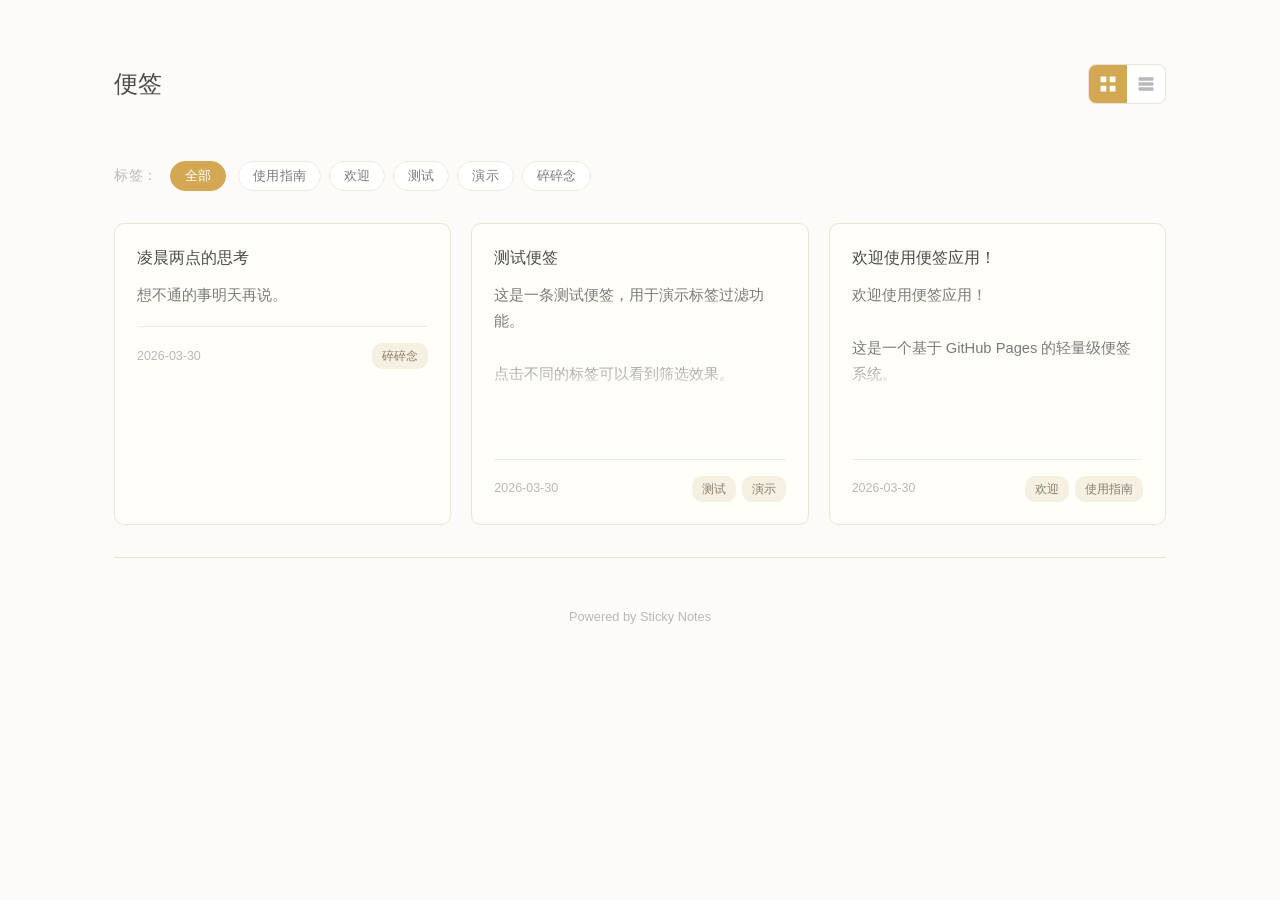
<file: index.html>
<!DOCTYPE html>
<html lang="zh-CN">
<head>
    <meta charset="UTF-8">
    <meta name="viewport" content="width=device-width, initial-scale=1.0">
    <title>我的便签</title>
    <link rel="stylesheet" href="css/main.css">
    <link rel="icon" href="assets/favicon.ico" type="image/x-icon">
</head>
<body>
    <div class="container">
        <!-- 头部 -->
        <header class="header">
            <h1>便签</h1>
            <div class="header-controls">
                <!-- 视图切换 -->
                <div class="view-toggle">
                    <button id="gridViewBtn" class="view-btn active" title="网格视图">
                        <svg width="20" height="20" viewBox="0 0 24 24" fill="currentColor">
                            <rect x="3" y="3" width="7" height="7" rx="1"/>
                            <rect x="14" y="3" width="7" height="7" rx="1"/>
                            <rect x="3" y="14" width="7" height="7" rx="1"/>
                            <rect x="14" y="14" width="7" height="7" rx="1"/>
                        </svg>
                    </button>
                    <button id="listViewBtn" class="view-btn" title="列表视图">
                        <svg width="20" height="20" viewBox="0 0 24 24" fill="currentColor">
                            <rect x="3" y="4" width="18" height="4" rx="1"/>
                            <rect x="3" y="10" width="18" height="4" rx="1"/>
                            <rect x="3" y="16" width="18" height="4" rx="1"/>
                        </svg>
                    </button>
                </div>
            </div>
        </header>

        <!-- 标签过滤栏 -->
        <div class="tags-bar">
            <span class="tags-label">标签：</span>
            <button class="tag-btn active" data-tag="all">全部</button>
            <div id="tagsContainer" class="tags-list">
                <!-- 标签按钮动态生成 -->
            </div>
        </div>

        <!-- 便签容器 -->
        <main id="notesContainer" class="notes-grid">
            <!-- 便签动态生成 -->
        </main>

        <!-- 空状态 -->
        <div id="emptyState" class="empty-state" style="display: none;">
            <p>暂无便签</p>
            <p class="hint">使用 <code>python scripts/add_note.py "内容"</code> 添加便签</p>
        </div>

        <!-- 页脚 -->
        <footer class="footer">
            <p>Powered by Sticky Notes</p>
        </footer>
    </div>

    <script src="js/renderer.js"></script>
    <script src="js/app.js"></script>
</body>
</html>
</file>
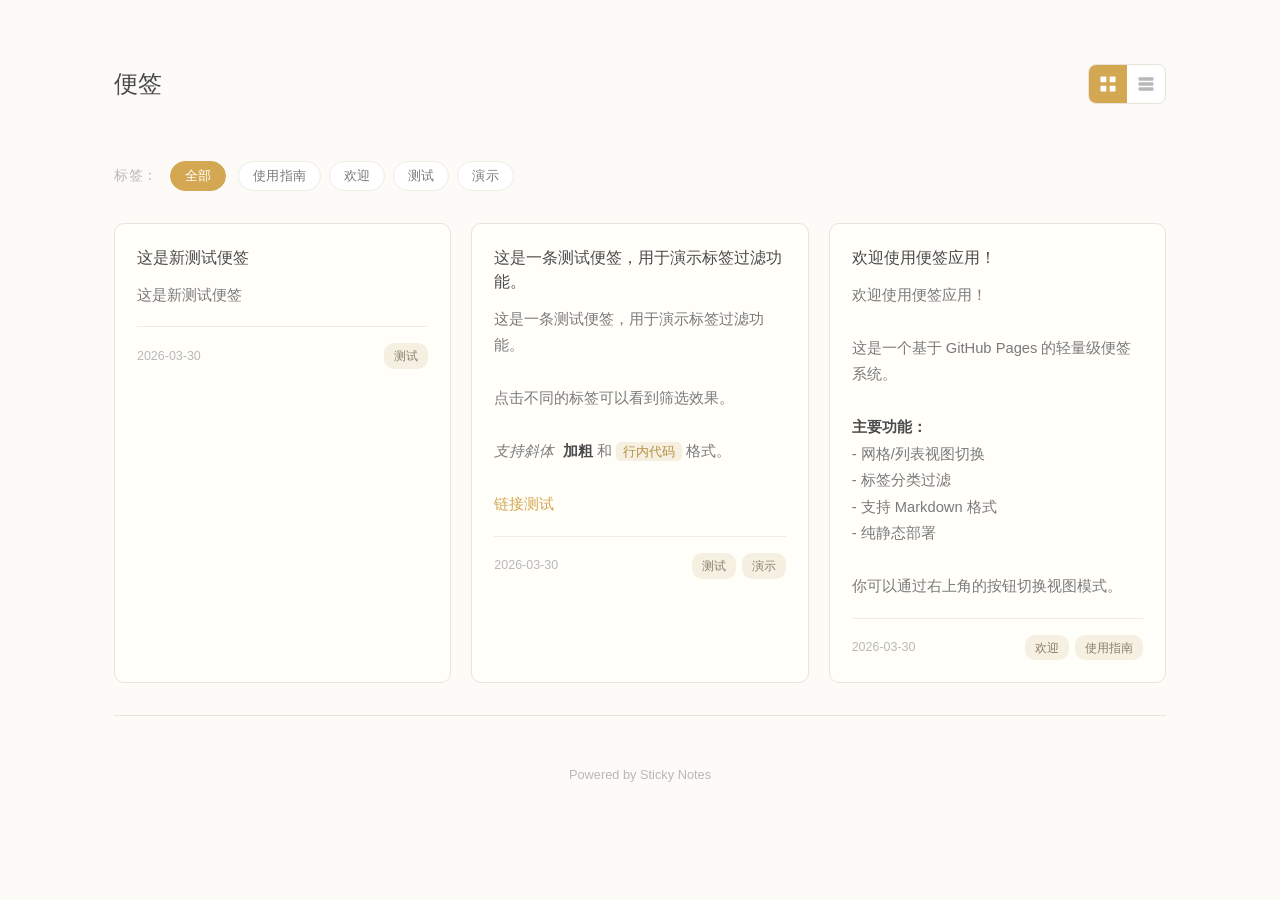
<file: src/index.html>
<!DOCTYPE html>
<html lang="zh-CN">
<head>
    <meta charset="UTF-8">
    <meta name="viewport" content="width=device-width, initial-scale=1.0">
    <title>我的便签</title>
    <link rel="stylesheet" href="css/main.css">
    <link rel="icon" href="../assets/favicon.ico" type="image/x-icon">
</head>
<body>
    <div class="container">
        <!-- 头部 -->
        <header class="header">
            <h1>便签</h1>
            <div class="header-controls">
                <!-- 视图切换 -->
                <div class="view-toggle">
                    <button id="gridViewBtn" class="view-btn active" title="网格视图">
                        <svg width="20" height="20" viewBox="0 0 24 24" fill="currentColor">
                            <rect x="3" y="3" width="7" height="7" rx="1"/>
                            <rect x="14" y="3" width="7" height="7" rx="1"/>
                            <rect x="3" y="14" width="7" height="7" rx="1"/>
                            <rect x="14" y="14" width="7" height="7" rx="1"/>
                        </svg>
                    </button>
                    <button id="listViewBtn" class="view-btn" title="列表视图">
                        <svg width="20" height="20" viewBox="0 0 24 24" fill="currentColor">
                            <rect x="3" y="4" width="18" height="4" rx="1"/>
                            <rect x="3" y="10" width="18" height="4" rx="1"/>
                            <rect x="3" y="16" width="18" height="4" rx="1"/>
                        </svg>
                    </button>
                </div>
            </div>
        </header>

        <!-- 标签过滤栏 -->
        <div class="tags-bar">
            <span class="tags-label">标签：</span>
            <button class="tag-btn active" data-tag="all">全部</button>
            <div id="tagsContainer" class="tags-list">
                <!-- 标签按钮动态生成 -->
            </div>
        </div>

        <!-- 便签容器 -->
        <main id="notesContainer" class="notes-grid">
            <!-- 便签动态生成 -->
        </main>

        <!-- 空状态 -->
        <div id="emptyState" class="empty-state" style="display: none;">
            <p>暂无便签</p>
            <p class="hint">使用 <code>python scripts/add_note.py "内容"</code> 添加便签</p>
        </div>

        <!-- 页脚 -->
        <footer class="footer">
            <p>Powered by Sticky Notes</p>
        </footer>
    </div>

    <script src="js/renderer.js"></script>
    <script src="js/app.js"></script>
</body>
</html>
</file>
<file: css/main.css>
/* 简约浅黄主题 - 便签应用 */

:root {
    /* 浅黄色系主题 */
    --bg-primary: #FDFBF7;        /* 米白背景 */
    --bg-secondary: #FFFFFF;       /* 纯白卡片 */
    --bg-accent: #F5F0E1;          /* 浅黄装饰 */

    --text-primary: #4A4A4A;       /* 深灰文字 */
    --text-secondary: #7A7A7A;     /* 中灰文字 */
    --text-muted: #B8B8B8;         /* 浅灰文字 */

    --border-color: #E8E4D9;       /* 暖色边框 */
    --border-light: #F0ECE2;       /* 轻边框 */

    /* 主题色 - 暖黄色 */
    --accent-color: #D4A853;       /* 金黄主色 */
    --accent-light: #E8C97B;       /* 浅金 */
    --accent-dark: #B89040;        /* 深金 */

    /* 便签卡片 */
    --note-bg: #FFFEF9;            /* 米白便签 */
    --note-shadow: 0 1px 3px rgba(168, 148, 100, 0.15);
    --note-shadow-hover: 0 4px 12px rgba(168, 148, 100, 0.2);

    /* 标签颜色 - 柔和色系 */
    --tag-bg: #F5F0E1;
    --tag-text: #8B7D6B;
    --tag-hover: #D4A853;
    --tag-hover-text: #FFFFFF;
}

/* 基础重置 */
* {
    margin: 0;
    padding: 0;
    box-sizing: border-box;
}

html {
    scroll-behavior: smooth;
}

body {
    font-family: -apple-system, BlinkMacSystemFont, "Segoe UI", "PingFang SC", "Hiragino Sans GB", "Microsoft YaHei", sans-serif;
    background-color: var(--bg-primary);
    color: var(--text-primary);
    line-height: 1.7;
    min-height: 100vh;
    -webkit-font-smoothing: antialiased;
    -moz-osx-font-smoothing: grayscale;
}

/* 容器 */
.container {
    max-width: 1100px;
    margin: 0 auto;
    padding: 40px 24px;
}

/* 头部 */
.header {
    display: flex;
    justify-content: space-between;
    align-items: center;
    padding: 24px 0 32px;
    margin-bottom: 8px;
}

.header h1 {
    font-size: 1.5rem;
    font-weight: 500;
    color: var(--text-primary);
    letter-spacing: 0.02em;
}

.header-controls {
    display: flex;
    align-items: center;
    gap: 12px;
}

/* 视图切换 */
.view-toggle {
    display: flex;
    background: var(--bg-secondary);
    border: 1px solid var(--border-color);
    border-radius: 8px;
    overflow: hidden;
}

.view-btn {
    display: flex;
    align-items: center;
    justify-content: center;
    width: 38px;
    height: 38px;
    border: none;
    background: transparent;
    cursor: pointer;
    color: var(--text-muted);
    transition: all 0.2s ease;
}

.view-btn:hover {
    background: var(--bg-accent);
    color: var(--text-secondary);
}

.view-btn.active {
    background: var(--accent-color);
    color: #FFFFFF;
}

/* 标签栏 */
.tags-bar {
    display: flex;
    align-items: center;
    gap: 12px;
    padding: 16px 0 24px;
    margin-bottom: 8px;
    flex-wrap: wrap;
}

.tags-label {
    font-size: 0.85rem;
    font-weight: 500;
    color: var(--text-muted);
    letter-spacing: 0.05em;
}

.tags-list {
    display: flex;
    gap: 8px;
    flex-wrap: wrap;
}

.tag-btn {
    padding: 5px 14px;
    border: 1px solid var(--border-light);
    background: var(--bg-secondary);
    border-radius: 16px;
    font-size: 0.82rem;
    font-weight: 400;
    color: var(--text-secondary);
    cursor: pointer;
    transition: all 0.2s ease;
    letter-spacing: 0.01em;
}

.tag-btn:hover {
    border-color: var(--accent-light);
    color: var(--accent-dark);
    background: var(--bg-accent);
}

.tag-btn.active {
    background: var(--accent-color);
    color: #FFFFFF;
    border-color: var(--accent-color);
}

/* 便签容器 */
.notes-grid {
    display: grid;
    grid-template-columns: repeat(auto-fill, minmax(300px, 1fr));
    gap: 20px;
}

.notes-list {
    display: flex;
    flex-direction: column;
    gap: 16px;
}

/* 便签卡片 */
.note-card {
    background: var(--note-bg);
    border: 1px solid var(--border-color);
    border-radius: 10px;
    padding: 22px;
    transition: all 0.25s cubic-bezier(0.4, 0, 0.2, 1);
    position: relative;
}

.note-card::before {
    content: '';
    position: absolute;
    top: 0;
    left: 20px;
    right: 20px;
    height: 2px;
    background: linear-gradient(90deg, transparent, var(--accent-light), transparent);
    opacity: 0;
    transition: opacity 0.25s ease;
}

.note-card:hover {
    box-shadow: var(--note-shadow-hover);
    transform: translateY(-2px);
    border-color: var(--accent-light);
}

.note-card:hover::before {
    opacity: 1;
}

.notes-list .note-card {
    flex-direction: column;
    padding: 20px 24px;
}

.note-card.hidden {
    display: none;
}

/* 置顶标识 */
.note-pinned {
    display: inline-flex;
    align-items: center;
    gap: 5px;
    font-size: 0.72rem;
    font-weight: 500;
    color: var(--accent-color);
    background: rgba(212, 168, 83, 0.1);
    padding: 3px 10px;
    border-radius: 12px;
    margin-bottom: 12px;
    letter-spacing: 0.05em;
}

/* 便签标题 */
.note-title {
    font-size: 1rem;
    font-weight: 500;
    color: var(--text-primary);
    margin-bottom: 12px;
    line-height: 1.5;
}

/* 便签内容 */
.note-content {
    color: var(--text-secondary);
    font-size: 0.92rem;
    line-height: 1.8;
    white-space: pre-wrap;
    word-break: break-word;
}

/* 网格视图下限制内容高度 */
.notes-grid .note-content {
    max-height: 120px;
    overflow: hidden;
    position: relative;
}

/* 内容超出时显示渐变遮罩 */
.notes-grid .note-content.needs-expand::after {
    content: '';
    position: absolute;
    bottom: 0;
    left: 0;
    right: 0;
    height: 50px;
    background: linear-gradient(transparent, var(--note-bg));
    pointer-events: none;
}

/* 展开状态 */
.note-card.expanded .note-content {
    max-height: none;
    overflow: visible;
}

.note-card.expanded .note-content::after {
    display: none;
}

/* 阅读更多按钮 */
.note-expand-btn {
    display: none;
    width: 100%;
    padding: 6px 0;
    margin-top: 10px;
    background: transparent;
    border: none;
    font-size: 0.78rem;
    color: var(--text-muted);
    cursor: pointer;
    transition: all 0.2s ease;
    opacity: 0;
    transform: translateY(-4px);
}

.notes-grid .note-expand-btn {
    display: block;
}

/* 鼠标悬停卡片时显示按钮 */
.notes-grid .note-card:hover .note-expand-btn {
    opacity: 1;
    transform: translateY(0);
}

.note-expand-btn:hover {
    color: var(--accent-color);
}

/* 展开状态样式 */
.note-card.expanded .note-expand-btn {
    opacity: 1;
    transform: translateY(0);
    color: var(--accent-color);
}

/* 箭头图标 */
.note-expand-btn .arrow {
    display: inline-block;
    transition: transform 0.3s ease;
    font-size: 0.65rem;
    margin-left: 4px;
}

.note-card.expanded .note-expand-btn .arrow {
    transform: rotate(180deg);
}

/* 展开状态按钮文字 */
.note-card.expanded .note-expand-btn {
    opacity: 1;
    transform: translateY(0);
    color: var(--accent-color);
}

/* 便签元信息 */
.note-meta {
    display: flex;
    justify-content: space-between;
    align-items: center;
    margin-top: 18px;
    padding-top: 16px;
    border-top: 1px solid var(--border-light);
}

.note-date {
    font-size: 0.78rem;
    color: var(--text-muted);
    font-variant-numeric: tabular-nums;
}

.note-tags {
    display: flex;
    gap: 6px;
    flex-wrap: wrap;
}

.note-tag {
    padding: 3px 10px;
    background: var(--tag-bg);
    border-radius: 10px;
    font-size: 0.73rem;
    color: var(--tag-text);
    cursor: pointer;
    transition: all 0.2s ease;
}

.note-tag:hover {
    background: var(--tag-hover);
    color: var(--tag-hover-text);
}

/* 空状态 */
.empty-state {
    text-align: center;
    padding: 80px 24px;
    color: var(--text-muted);
}

.empty-state p {
    font-size: 1.1rem;
    font-weight: 400;
    margin-bottom: 12px;
}

.empty-state .hint {
    font-size: 0.85rem;
    opacity: 0.8;
}

.empty-state code {
    background: var(--bg-secondary);
    padding: 4px 10px;
    border-radius: 6px;
    font-family: "SF Mono", "Fira Code", monospace;
    font-size: 0.8rem;
    border: 1px solid var(--border-light);
}

/* 页脚 */
.footer {
    text-align: center;
    padding: 48px 0 24px;
    margin-top: 32px;
    border-top: 1px solid var(--border-color);
    color: var(--text-muted);
    font-size: 0.8rem;
    font-weight: 400;
}

/* 响应式 */
@media (max-width: 768px) {
    .container {
        padding: 24px 16px;
    }

    .header {
        flex-direction: column;
        gap: 16px;
        text-align: center;
    }

    .header h1 {
        font-size: 1.35rem;
    }

    .tags-bar {
        justify-content: center;
    }

    .notes-grid {
        grid-template-columns: 1fr;
    }
}

/* Markdown 样式 */
.note-content strong {
    font-weight: 600;
    color: var(--text-primary);
}

.note-content em {
    font-style: italic;
    color: var(--text-secondary);
}

.note-content code {
    background: var(--bg-accent);
    padding: 2px 7px;
    border-radius: 5px;
    font-family: "SF Mono", "Fira Code", monospace;
    font-size: 0.88em;
    color: var(--accent-dark);
}

.note-content ul,
.note-content ol {
    margin: 10px 0;
    padding-left: 24px;
}

.note-content li {
    margin: 4px 0;
}

.note-content a {
    color: var(--accent-color);
    text-decoration: none;
    border-bottom: 1px solid transparent;
    transition: border-color 0.2s ease;
}

.note-content a:hover {
    border-bottom-color: var(--accent-color);
}
</file>
<file: src/css/main.css>
/* 简约浅黄主题 - 便签应用 */

:root {
    /* 浅黄色系主题 */
    --bg-primary: #FDFBF7;        /* 米白背景 */
    --bg-secondary: #FFFFFF;       /* 纯白卡片 */
    --bg-accent: #F5F0E1;          /* 浅黄装饰 */

    --text-primary: #4A4A4A;       /* 深灰文字 */
    --text-secondary: #7A7A7A;     /* 中灰文字 */
    --text-muted: #B8B8B8;         /* 浅灰文字 */

    --border-color: #E8E4D9;       /* 暖色边框 */
    --border-light: #F0ECE2;       /* 轻边框 */

    /* 主题色 - 暖黄色 */
    --accent-color: #D4A853;       /* 金黄主色 */
    --accent-light: #E8C97B;       /* 浅金 */
    --accent-dark: #B89040;        /* 深金 */

    /* 便签卡片 */
    --note-bg: #FFFEF9;            /* 米白便签 */
    --note-shadow: 0 1px 3px rgba(168, 148, 100, 0.15);
    --note-shadow-hover: 0 4px 12px rgba(168, 148, 100, 0.2);

    /* 标签颜色 - 柔和色系 */
    --tag-bg: #F5F0E1;
    --tag-text: #8B7D6B;
    --tag-hover: #D4A853;
    --tag-hover-text: #FFFFFF;
}

/* 基础重置 */
* {
    margin: 0;
    padding: 0;
    box-sizing: border-box;
}

html {
    scroll-behavior: smooth;
}

body {
    font-family: -apple-system, BlinkMacSystemFont, "Segoe UI", "PingFang SC", "Hiragino Sans GB", "Microsoft YaHei", sans-serif;
    background-color: var(--bg-primary);
    color: var(--text-primary);
    line-height: 1.7;
    min-height: 100vh;
    -webkit-font-smoothing: antialiased;
    -moz-osx-font-smoothing: grayscale;
}

/* 容器 */
.container {
    max-width: 1100px;
    margin: 0 auto;
    padding: 40px 24px;
}

/* 头部 */
.header {
    display: flex;
    justify-content: space-between;
    align-items: center;
    padding: 24px 0 32px;
    margin-bottom: 8px;
}

.header h1 {
    font-size: 1.5rem;
    font-weight: 500;
    color: var(--text-primary);
    letter-spacing: 0.02em;
}

.header-controls {
    display: flex;
    align-items: center;
    gap: 12px;
}

/* 视图切换 */
.view-toggle {
    display: flex;
    background: var(--bg-secondary);
    border: 1px solid var(--border-color);
    border-radius: 8px;
    overflow: hidden;
}

.view-btn {
    display: flex;
    align-items: center;
    justify-content: center;
    width: 38px;
    height: 38px;
    border: none;
    background: transparent;
    cursor: pointer;
    color: var(--text-muted);
    transition: all 0.2s ease;
}

.view-btn:hover {
    background: var(--bg-accent);
    color: var(--text-secondary);
}

.view-btn.active {
    background: var(--accent-color);
    color: #FFFFFF;
}

/* 标签栏 */
.tags-bar {
    display: flex;
    align-items: center;
    gap: 12px;
    padding: 16px 0 24px;
    margin-bottom: 8px;
    flex-wrap: wrap;
}

.tags-label {
    font-size: 0.85rem;
    font-weight: 500;
    color: var(--text-muted);
    letter-spacing: 0.05em;
}

.tags-list {
    display: flex;
    gap: 8px;
    flex-wrap: wrap;
}

.tag-btn {
    padding: 5px 14px;
    border: 1px solid var(--border-light);
    background: var(--bg-secondary);
    border-radius: 16px;
    font-size: 0.82rem;
    font-weight: 400;
    color: var(--text-secondary);
    cursor: pointer;
    transition: all 0.2s ease;
    letter-spacing: 0.01em;
}

.tag-btn:hover {
    border-color: var(--accent-light);
    color: var(--accent-dark);
    background: var(--bg-accent);
}

.tag-btn.active {
    background: var(--accent-color);
    color: #FFFFFF;
    border-color: var(--accent-color);
}

/* 便签容器 */
.notes-grid {
    display: grid;
    grid-template-columns: repeat(auto-fill, minmax(300px, 1fr));
    gap: 20px;
}

.notes-list {
    display: flex;
    flex-direction: column;
    gap: 16px;
}

/* 便签卡片 */
.note-card {
    background: var(--note-bg);
    border: 1px solid var(--border-color);
    border-radius: 10px;
    padding: 22px;
    transition: all 0.25s cubic-bezier(0.4, 0, 0.2, 1);
    position: relative;
}

.note-card::before {
    content: '';
    position: absolute;
    top: 0;
    left: 20px;
    right: 20px;
    height: 2px;
    background: linear-gradient(90deg, transparent, var(--accent-light), transparent);
    opacity: 0;
    transition: opacity 0.25s ease;
}

.note-card:hover {
    box-shadow: var(--note-shadow-hover);
    transform: translateY(-2px);
    border-color: var(--accent-light);
}

.note-card:hover::before {
    opacity: 1;
}

.notes-list .note-card {
    flex-direction: column;
    padding: 20px 24px;
}

.note-card.hidden {
    display: none;
}

/* 置顶标识 */
.note-pinned {
    display: inline-flex;
    align-items: center;
    gap: 5px;
    font-size: 0.72rem;
    font-weight: 500;
    color: var(--accent-color);
    background: rgba(212, 168, 83, 0.1);
    padding: 3px 10px;
    border-radius: 12px;
    margin-bottom: 12px;
    letter-spacing: 0.05em;
}

/* 便签标题 */
.note-title {
    font-size: 1rem;
    font-weight: 500;
    color: var(--text-primary);
    margin-bottom: 12px;
    line-height: 1.5;
}

/* 便签内容 */
.note-content {
    color: var(--text-secondary);
    font-size: 0.92rem;
    line-height: 1.8;
    white-space: pre-wrap;
    word-break: break-word;
}

.notes-list .note-content {
    display: -webkit-box;
    -webkit-line-clamp: 2;
    -webkit-box-orient: vertical;
    overflow: hidden;
}

/* 便签元信息 */
.note-meta {
    display: flex;
    justify-content: space-between;
    align-items: center;
    margin-top: 18px;
    padding-top: 16px;
    border-top: 1px solid var(--border-light);
}

.note-date {
    font-size: 0.78rem;
    color: var(--text-muted);
    font-variant-numeric: tabular-nums;
}

.note-tags {
    display: flex;
    gap: 6px;
    flex-wrap: wrap;
}

.note-tag {
    padding: 3px 10px;
    background: var(--tag-bg);
    border-radius: 10px;
    font-size: 0.73rem;
    color: var(--tag-text);
    cursor: pointer;
    transition: all 0.2s ease;
}

.note-tag:hover {
    background: var(--tag-hover);
    color: var(--tag-hover-text);
}

/* 空状态 */
.empty-state {
    text-align: center;
    padding: 80px 24px;
    color: var(--text-muted);
}

.empty-state p {
    font-size: 1.1rem;
    font-weight: 400;
    margin-bottom: 12px;
}

.empty-state .hint {
    font-size: 0.85rem;
    opacity: 0.8;
}

.empty-state code {
    background: var(--bg-secondary);
    padding: 4px 10px;
    border-radius: 6px;
    font-family: "SF Mono", "Fira Code", monospace;
    font-size: 0.8rem;
    border: 1px solid var(--border-light);
}

/* 页脚 */
.footer {
    text-align: center;
    padding: 48px 0 24px;
    margin-top: 32px;
    border-top: 1px solid var(--border-color);
    color: var(--text-muted);
    font-size: 0.8rem;
    font-weight: 400;
}

/* 响应式 */
@media (max-width: 768px) {
    .container {
        padding: 24px 16px;
    }

    .header {
        flex-direction: column;
        gap: 16px;
        text-align: center;
    }

    .header h1 {
        font-size: 1.35rem;
    }

    .tags-bar {
        justify-content: center;
    }

    .notes-grid {
        grid-template-columns: 1fr;
    }
}

/* Markdown 样式 */
.note-content strong {
    font-weight: 600;
    color: var(--text-primary);
}

.note-content em {
    font-style: italic;
    color: var(--text-secondary);
}

.note-content code {
    background: var(--bg-accent);
    padding: 2px 7px;
    border-radius: 5px;
    font-family: "SF Mono", "Fira Code", monospace;
    font-size: 0.88em;
    color: var(--accent-dark);
}

.note-content ul,
.note-content ol {
    margin: 10px 0;
    padding-left: 24px;
}

.note-content li {
    margin: 4px 0;
}

.note-content a {
    color: var(--accent-color);
    text-decoration: none;
    border-bottom: 1px solid transparent;
    transition: border-color 0.2s ease;
}

.note-content a:hover {
    border-bottom-color: var(--accent-color);
}
</file>
